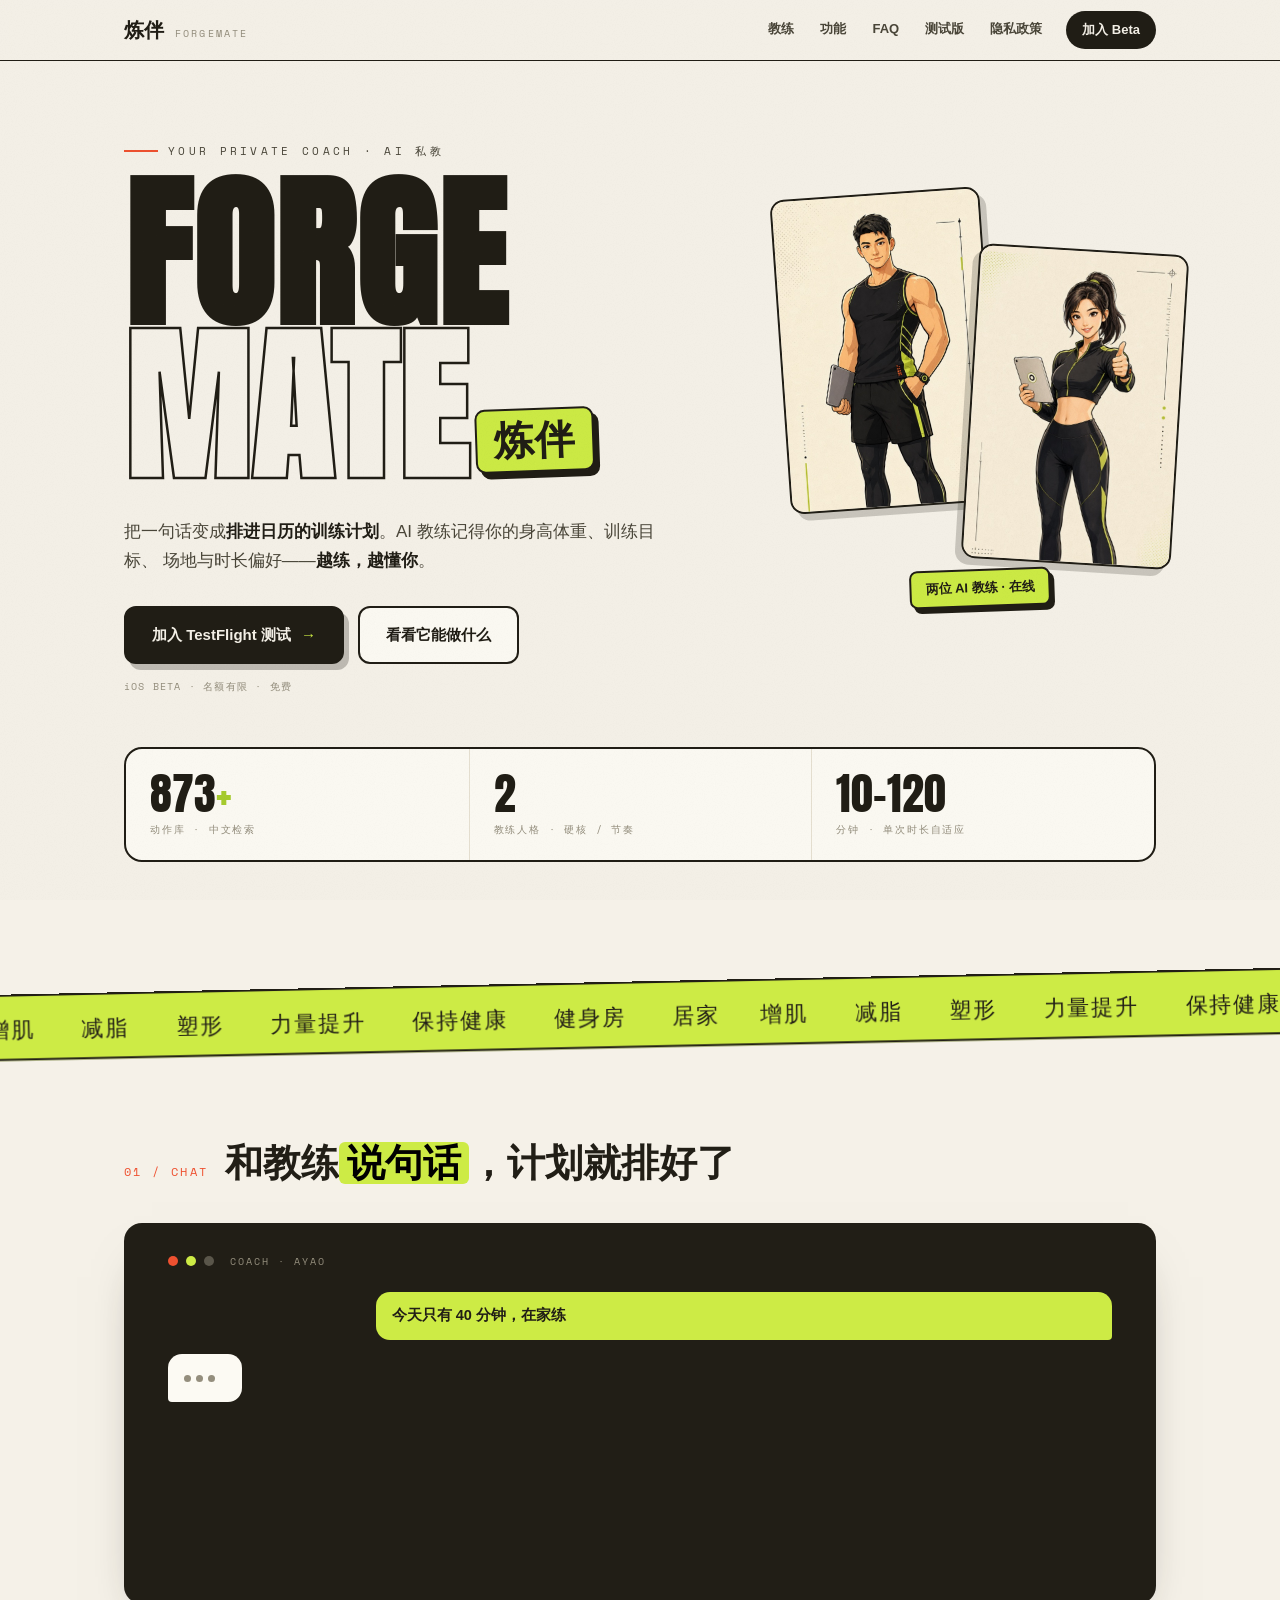
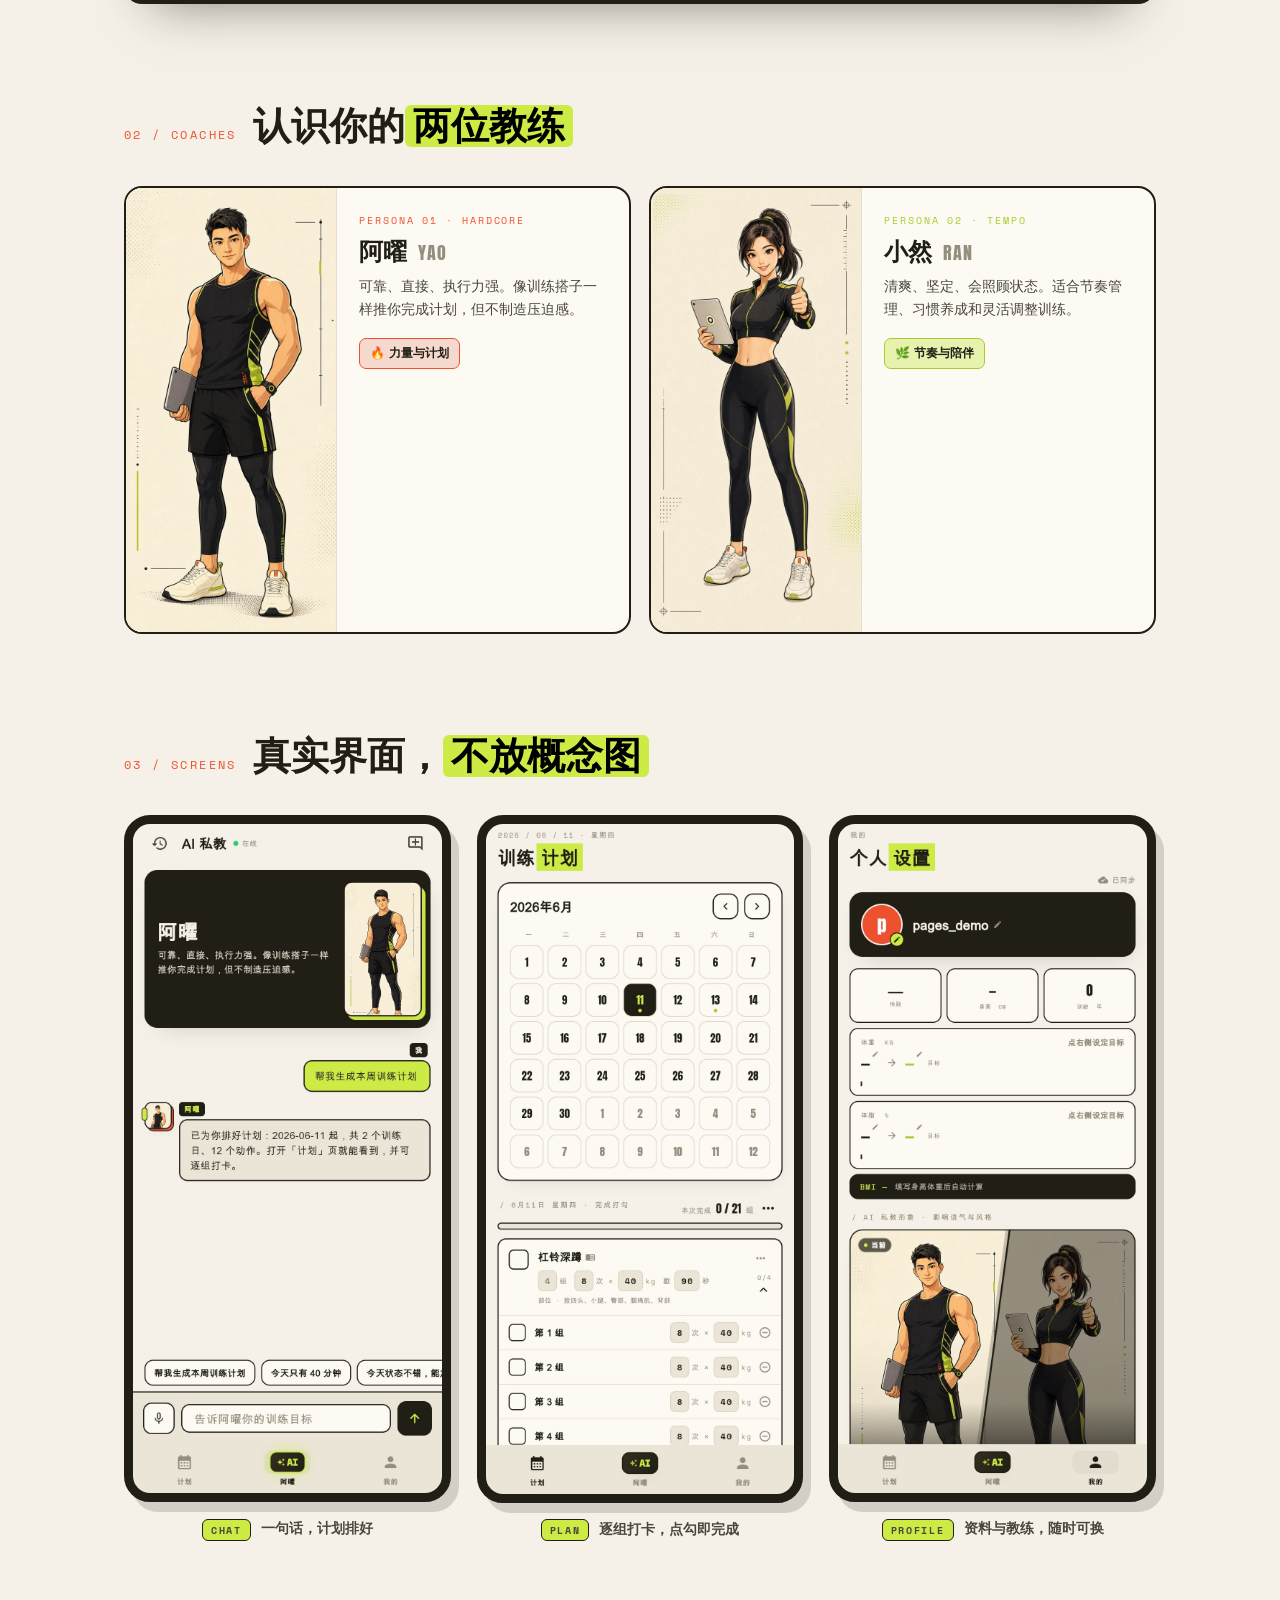
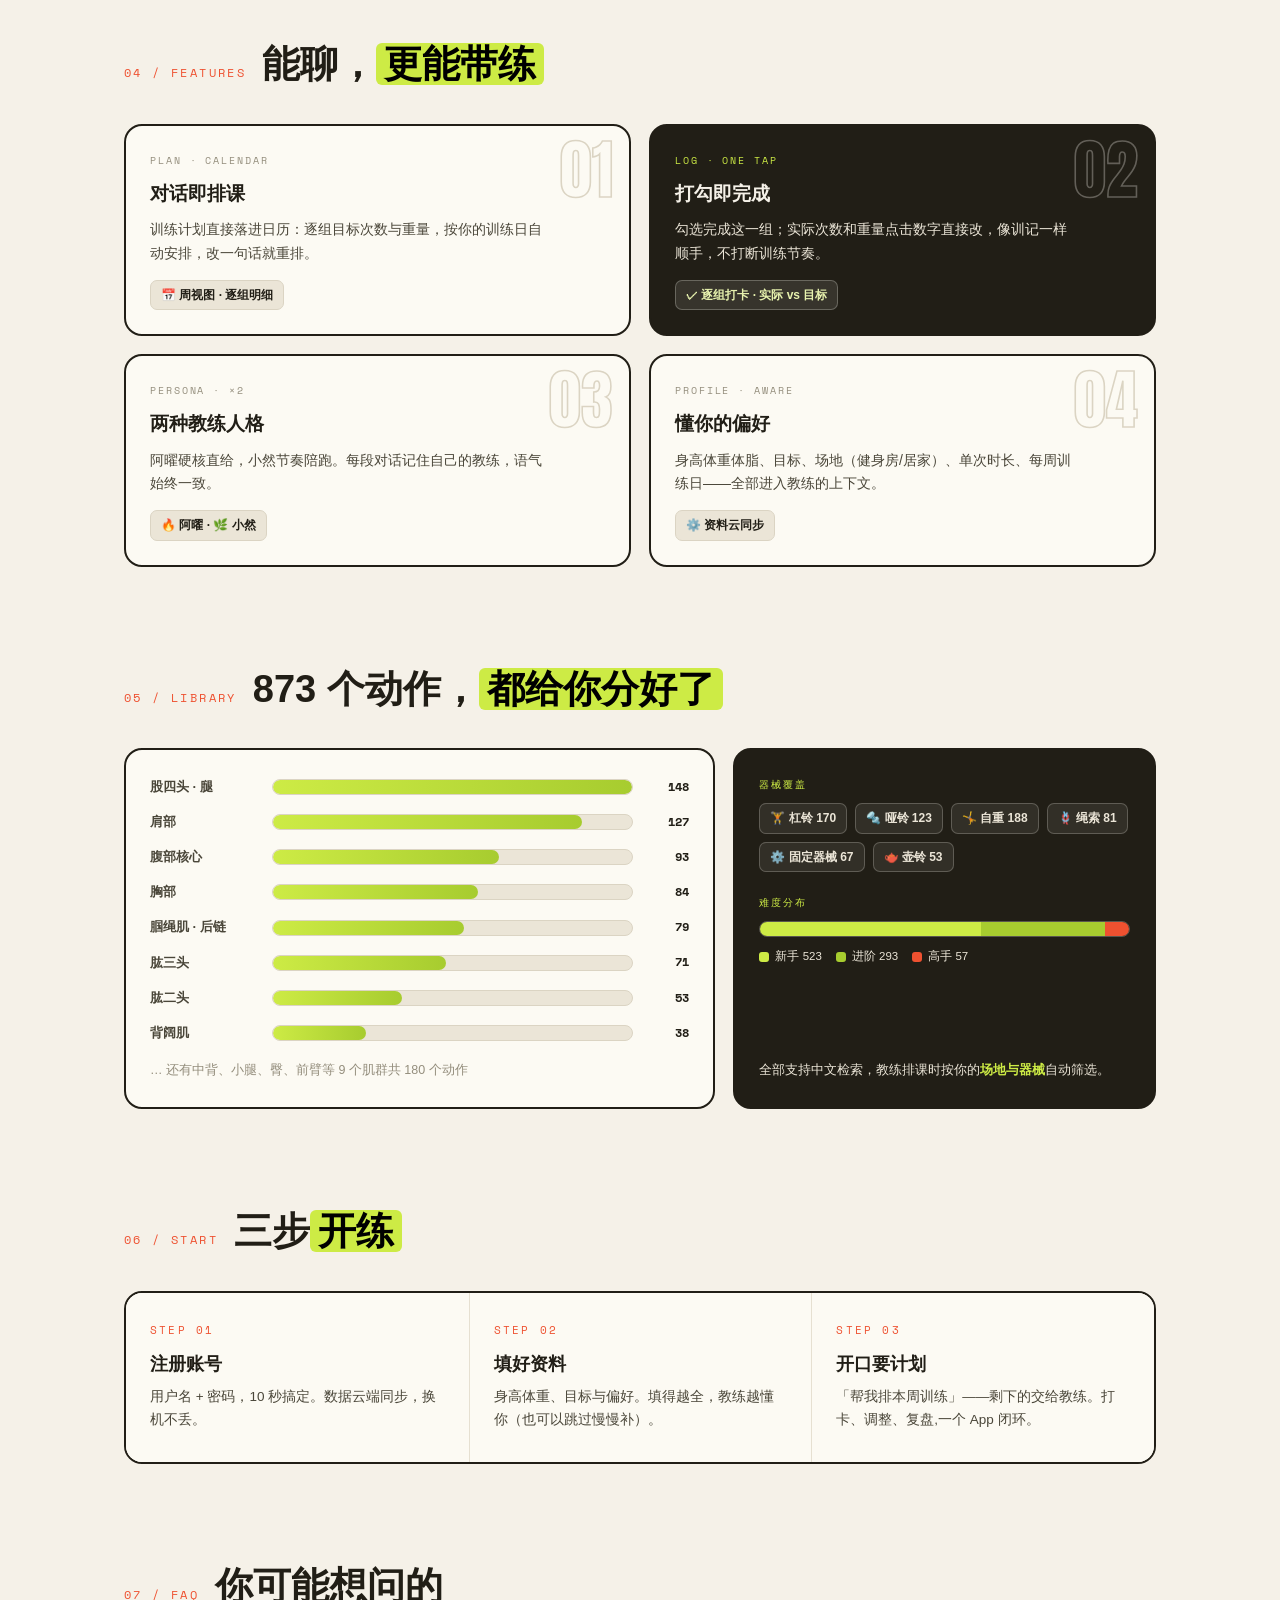
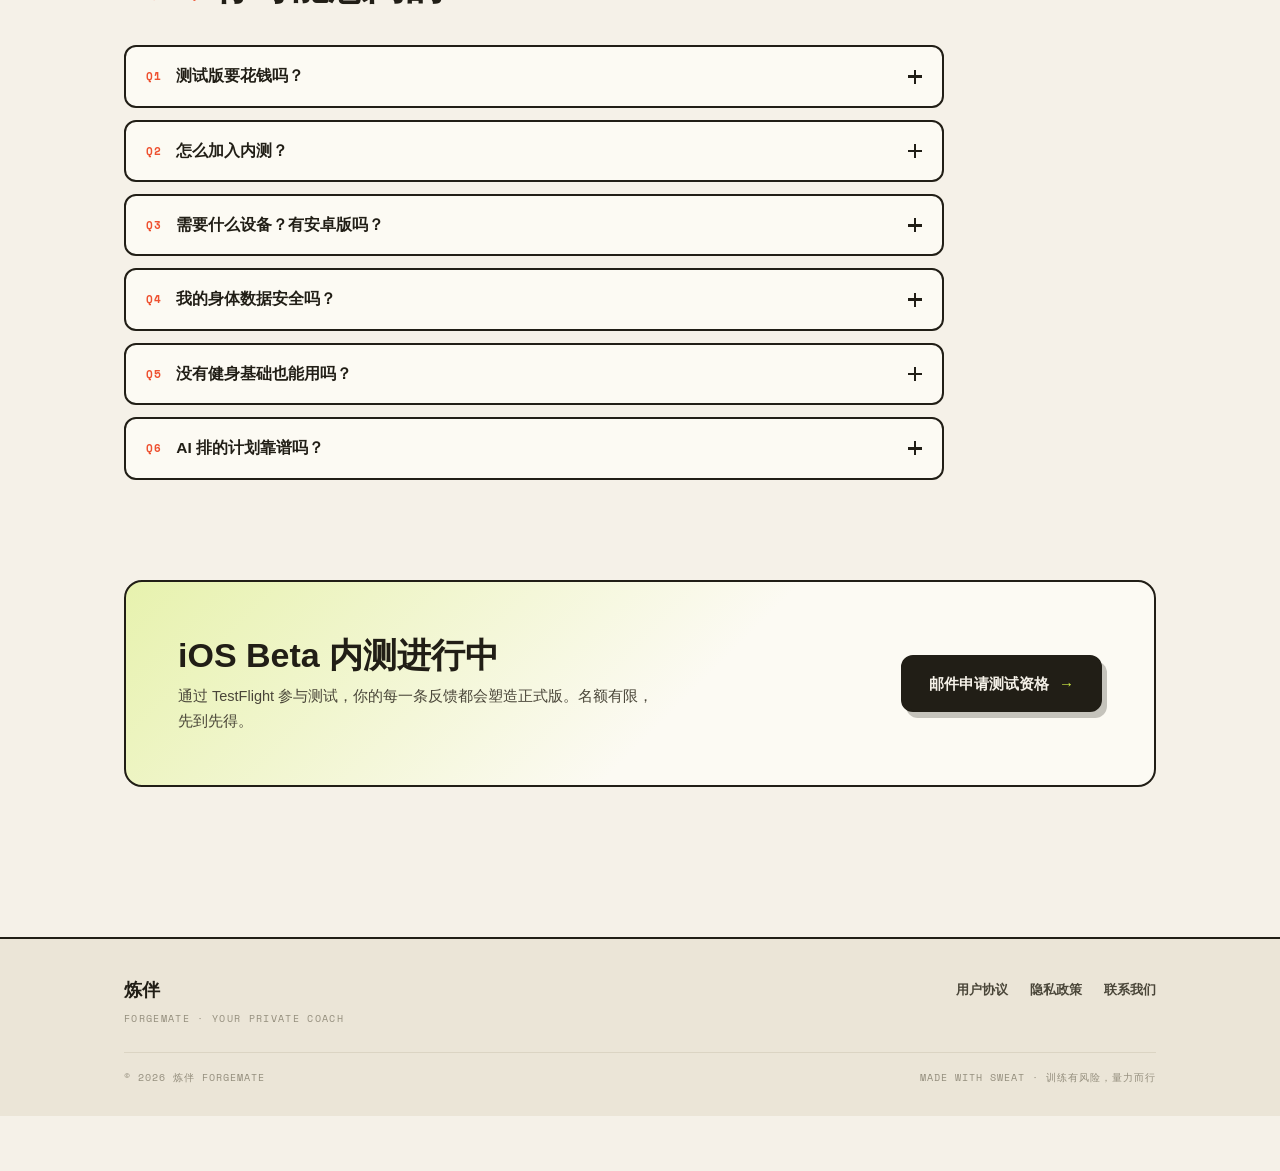
<file: index.html>
<!DOCTYPE html>
<html lang="zh-CN">
<head>
<meta charset="utf-8">
<meta name="viewport" content="width=device-width, initial-scale=1">
<title>炼伴 ForgeMate · AI 私教，懂你的训练</title>
<meta name="description" content="炼伴 ForgeMate 是一款 AI 私教 App：说一句话生成训练计划，逐组打卡，双教练人格，基于你的身体数据与训练偏好持续调整。">
<link rel="preconnect" href="https://fonts.googleapis.com">
<link rel="preconnect" href="https://fonts.gstatic.com" crossorigin>
<link href="https://fonts.googleapis.com/css2?family=Anton&family=Space+Mono:wght@400;700&display=swap" rel="stylesheet">
<link rel="stylesheet" href="assets/site.css">
<script src="assets/site.js" defer></script>
</head>
<body>

<header class="topbar">
  <div class="wrap topbar-in">
    <a class="brand" href="./">
      <b>炼伴</b><span>FORGEMATE</span>
    </a>
    <nav class="nav">
      <a href="#coaches">教练</a>
      <a href="#features">功能</a>
      <a href="#faq">FAQ</a>
      <a href="#beta">测试版</a>
      <a href="legal/privacy.html">隐私政策</a>
      <a class="cta" href="#beta">加入 Beta</a>
    </nav>
  </div>
</header>

<main>
  <!-- Hero -->
  <section class="hero">
    <div class="wrap hero-wrap">
      <div class="hero-coaches rise d2" aria-hidden="true">
        <img class="hc hc-ayao" src="assets/img/coach-ayao.jpg" alt="">
        <img class="hc hc-ran" src="assets/img/coach-xiaoran.jpg" alt="">
        <span class="hc-tag">两位 AI 教练 · 在线</span>
      </div>
      <div class="kicker rise">YOUR PRIVATE COACH · AI 私教</div>
      <h1 class="rise d1">FORGE<br><span class="hollow">MATE</span><span class="zh-mark">炼伴</span></h1>
      <p class="lead rise d2">
        把一句话变成<b>排进日历的训练计划</b>。AI 教练记得你的身高体重、训练目标、
        场地与时长偏好——<b>越练，越懂你</b>。
      </p>
      <div class="btn-row rise d3">
        <a class="btn btn-primary" href="#beta">加入 TestFlight 测试 <span class="arr">→</span></a>
        <a class="btn btn-ghost" href="#features">看看它能做什么</a>
      </div>
      <div class="hero-note rise d3">iOS BETA · 名额有限 · 免费</div>

      <div class="stats rise d4">
        <div class="stat"><div class="n"><span data-count="873">873</span><em>+</em></div><div class="l">动作库 · 中文检索</div></div>
        <div class="stat"><div class="n"><span data-count="2">2</span></div><div class="l">教练人格 · 硬核 / 节奏</div></div>
        <div class="stat"><div class="n"><span data-count="10">10</span>–<span data-count="120">120</span></div><div class="l">分钟 · 单次时长自适应</div></div>
      </div>
    </div>
  </section>

  <!-- 跑马灯 -->
  <div class="marquee" aria-hidden="true">
    <div class="marquee-track">
      <span>增肌 减脂 塑形 力量提升 保持健康 健身房 居家</span>
      <span>增肌 减脂 塑形 力量提升 保持健康 健身房 居家</span>
    </div>
  </div>

  <!-- 对话演示 -->
  <section class="sec" id="demo">
    <div class="wrap">
      <div class="sec-head" data-reveal>
        <span class="idx">01 / CHAT</span>
        <h2>和教练<mark>说句话</mark>，计划就排好了</h2>
      </div>
      <div class="chat-demo" data-reveal>
        <div class="bar"><i></i><i></i><i></i><b>COACH · AYAO</b></div>
        <div class="bubble user">今天只有 40 分钟，在家练</div>
        <div class="bubble coach">
          <span class="who">阿曜 · AI COACH</span>
          收到。按你的减脂目标排了 40 分钟居家循环：深蹲 4×15、俯卧撑 4×12、
          平板支撑 3×60s……组间歇 45 秒，强度适中。
          <span class="act">✓ 已写入今日计划 · 6 个动作</span>
        </div>
        <div class="bubble user">膝盖有点不舒服</div>
        <div class="bubble coach">
          <span class="who">阿曜 · AI COACH</span>
          那把深蹲换成臀桥，避开膝关节冲击。练完记得拉伸，今天别上跳跃类动作。
          <span class="act">✓ 计划已调整</span>
        </div>
      </div>
    </div>
  </section>

  <!-- 教练 -->
  <section class="sec" id="coaches">
    <div class="wrap">
      <div class="sec-head" data-reveal>
        <span class="idx">02 / COACHES</span>
        <h2>认识你的<mark>两位教练</mark></h2>
      </div>
      <div class="coach-grid">
        <article class="coach-card ayao" data-reveal="left">
          <figure class="coach-fig">
            <img src="assets/img/coach-ayao.jpg" alt="AI 教练阿曜的形象插画：手持平板的健硕男教练" loading="lazy">
          </figure>
          <div class="coach-info">
            <div class="coach-tag">PERSONA 01 · HARDCORE</div>
            <h3>阿曜 <span class="en">YAO</span></h3>
            <p>可靠、直接、执行力强。像训练搭子一样推你完成计划，但不制造压迫感。</p>
            <span class="coach-chip">🔥 力量与计划</span>
          </div>
        </article>
        <article class="coach-card ran" data-reveal="right">
          <figure class="coach-fig">
            <img src="assets/img/coach-xiaoran.jpg" alt="AI 教练小然的形象插画：手持平板、竖起大拇指的女教练" loading="lazy">
          </figure>
          <div class="coach-info">
            <div class="coach-tag">PERSONA 02 · TEMPO</div>
            <h3>小然 <span class="en">RAN</span></h3>
            <p>清爽、坚定、会照顾状态。适合节奏管理、习惯养成和灵活调整训练。</p>
            <span class="coach-chip">🌿 节奏与陪伴</span>
          </div>
        </article>
      </div>
    </div>
  </section>

  <!-- 真实界面 -->
  <section class="sec" id="screens">
    <div class="wrap">
      <div class="sec-head" data-reveal>
        <span class="idx">03 / SCREENS</span>
        <h2>真实界面，<mark>不放概念图</mark></h2>
      </div>
      <div class="shot-grid" data-stagger>
        <figure class="phone" data-reveal>
          <img src="assets/img/app-chat.jpg" alt="App 聊天页截图：向阿曜要本周计划，AI 回复已排好 2 个训练日、12 个动作" loading="lazy">
          <figcaption><span class="ptag">CHAT</span>一句话，计划排好</figcaption>
        </figure>
        <figure class="phone mid" data-reveal>
          <img src="assets/img/app-plan.jpg" alt="App 计划页截图：日历视图与杠铃深蹲逐组打卡，目标 8 次 × 40kg" loading="lazy">
          <figcaption><span class="ptag">PLAN</span>逐组打卡，点勾即完成</figcaption>
        </figure>
        <figure class="phone" data-reveal>
          <img src="assets/img/app-profile.jpg" alt="App 个人设置页截图：身体数据、BMI 自动计算与双教练形象选择" loading="lazy">
          <figcaption><span class="ptag">PROFILE</span>资料与教练，随时可换</figcaption>
        </figure>
      </div>
    </div>
  </section>

  <!-- 功能 -->
  <section class="sec" id="features">
    <div class="wrap">
      <div class="sec-head" data-reveal>
        <span class="idx">04 / FEATURES</span>
        <h2>能聊，<mark>更能带练</mark></h2>
      </div>
      <div class="feat-grid" data-stagger>
        <article class="feat" data-reveal>
          <div class="no">01</div>
          <div class="tag">PLAN · CALENDAR</div>
          <h3>对话即排课</h3>
          <p>训练计划直接落进日历：逐组目标次数与重量，按你的训练日自动安排，改一句话就重排。</p>
          <span class="chip">📅 周视图 · 逐组明细</span>
        </article>
        <article class="feat accent" data-reveal>
          <div class="no">02</div>
          <div class="tag">LOG · ONE TAP</div>
          <h3>打勾即完成</h3>
          <p>勾选完成这一组；实际次数和重量点击数字直接改，像训记一样顺手，不打断训练节奏。</p>
          <span class="chip">✓ 逐组打卡 · 实际 vs 目标</span>
        </article>
        <article class="feat" data-reveal>
          <div class="no">03</div>
          <div class="tag">PERSONA · ×2</div>
          <h3>两种教练人格</h3>
          <p>阿曜硬核直给，小然节奏陪跑。每段对话记住自己的教练，语气始终一致。</p>
          <span class="chip">🔥 阿曜 · 🌿 小然</span>
        </article>
        <article class="feat" data-reveal>
          <div class="no">04</div>
          <div class="tag">PROFILE · AWARE</div>
          <h3>懂你的偏好</h3>
          <p>身高体重体脂、目标、场地（健身房/居家）、单次时长、每周训练日——全部进入教练的上下文。</p>
          <span class="chip">⚙️ 资料云同步</span>
        </article>
      </div>
    </div>
  </section>

  <!-- 动作库 -->
  <section class="sec" id="library">
    <div class="wrap">
      <div class="sec-head" data-reveal>
        <span class="idx">05 / LIBRARY</span>
        <h2>873 个动作，<mark>都给你分好了</mark></h2>
      </div>
      <div class="lib-grid">
        <div class="lib-bars" data-stagger>
          <div class="lib-bar" data-reveal><span class="m">股四头 · 腿</span><i><b style="--w:100%"></b></i><span class="c">148</span></div>
          <div class="lib-bar" data-reveal><span class="m">肩部</span><i><b style="--w:86%"></b></i><span class="c">127</span></div>
          <div class="lib-bar" data-reveal><span class="m">腹部核心</span><i><b style="--w:63%"></b></i><span class="c">93</span></div>
          <div class="lib-bar" data-reveal><span class="m">胸部</span><i><b style="--w:57%"></b></i><span class="c">84</span></div>
          <div class="lib-bar" data-reveal><span class="m">腘绳肌 · 后链</span><i><b style="--w:53%"></b></i><span class="c">79</span></div>
          <div class="lib-bar" data-reveal><span class="m">肱三头</span><i><b style="--w:48%"></b></i><span class="c">71</span></div>
          <div class="lib-bar" data-reveal><span class="m">肱二头</span><i><b style="--w:36%"></b></i><span class="c">53</span></div>
          <div class="lib-bar" data-reveal><span class="m">背阔肌</span><i><b style="--w:26%"></b></i><span class="c">38</span></div>
          <p class="lib-note" data-reveal>… 还有中背、小腿、臀、前臂等 9 个肌群共 180 个动作</p>
        </div>
        <aside class="lib-side" data-reveal="right">
          <div class="lib-block">
            <div class="lib-label">器械覆盖</div>
            <div class="lib-chips">
              <span class="chip">🏋️ 杠铃 170</span><span class="chip">🔩 哑铃 123</span><span class="chip">🤸 自重 188</span><span class="chip">🪢 绳索 81</span><span class="chip">⚙️ 固定器械 67</span><span class="chip">🫖 壶铃 53</span>
            </div>
          </div>
          <div class="lib-block">
            <div class="lib-label">难度分布</div>
            <div class="lib-level">
              <i class="l1" style="flex:523" title="新手 523"></i><i class="l2" style="flex:293" title="进阶 293"></i><i class="l3" style="flex:57" title="高手 57"></i>
            </div>
            <div class="lib-legend">
              <span><i class="l1"></i>新手 523</span>
              <span><i class="l2"></i>进阶 293</span>
              <span><i class="l3"></i>高手 57</span>
            </div>
          </div>
          <p class="lib-tip">全部支持中文检索，教练排课时按你的<b>场地与器械</b>自动筛选。</p>
        </aside>
      </div>
    </div>
  </section>

  <!-- 三步走 -->
  <section class="sec" id="how">
    <div class="wrap">
      <div class="sec-head" data-reveal>
        <span class="idx">06 / START</span>
        <h2>三步<mark>开练</mark></h2>
      </div>
      <div class="steps" data-stagger>
        <div class="step" data-reveal>
          <div class="sno">STEP 01</div>
          <h3>注册账号</h3>
          <p>用户名 + 密码，10 秒搞定。数据云端同步，换机不丢。</p>
        </div>
        <div class="step" data-reveal>
          <div class="sno">STEP 02</div>
          <h3>填好资料</h3>
          <p>身高体重、目标与偏好。填得越全，教练越懂你（也可以跳过慢慢补）。</p>
        </div>
        <div class="step" data-reveal>
          <div class="sno">STEP 03</div>
          <h3>开口要计划</h3>
          <p>「帮我排本周训练」——剩下的交给教练。打卡、调整、复盘,一个 App 闭环。</p>
        </div>
      </div>
    </div>
  </section>

  <!-- FAQ -->
  <section class="sec" id="faq">
    <div class="wrap">
      <div class="sec-head" data-reveal>
        <span class="idx">07 / FAQ</span>
        <h2>你可能想问的</h2>
      </div>
      <div class="faq-list" data-stagger>
        <details class="faq-item" data-reveal>
          <summary><span class="q">Q1</span>测试版要花钱吗？<i class="plus"></i></summary>
          <div class="a">TestFlight 内测阶段完全免费。正式版的定价还在规划中，参与内测的用户会优先拿到福利。</div>
        </details>
        <details class="faq-item" data-reveal>
          <summary><span class="q">Q2</span>怎么加入内测？<i class="plus"></i></summary>
          <div class="a">点击页面上的「邮件申请测试资格」，告诉我们你的 Apple ID 邮箱，我们会发出 TestFlight 邀请链接，点开安装即可。</div>
        </details>
        <details class="faq-item" data-reveal>
          <summary><span class="q">Q3</span>需要什么设备？有安卓版吗？<i class="plus"></i></summary>
          <div class="a">内测期先支持 iPhone（通过 TestFlight 安装）。安卓版本在路线图上，上线后会第一时间通知内测用户。</div>
        </details>
        <details class="faq-item" data-reveal>
          <summary><span class="q">Q4</span>我的身体数据安全吗？<i class="plus"></i></summary>
          <div class="a">身高体重等资料仅用于生成你的训练建议，云端同步、不对外共享。详见<a href="legal/privacy.html">隐私政策</a>。</div>
        </details>
        <details class="faq-item" data-reveal>
          <summary><span class="q">Q5</span>没有健身基础也能用吗？<i class="plus"></i></summary>
          <div class="a">可以。告诉教练你是新手，计划会从低强度、低门槛的动作开始，循序渐进。动作库里超过一半的动作是新手友好的。</div>
        </details>
        <details class="faq-item" data-reveal>
          <summary><span class="q">Q6</span>AI 排的计划靠谱吗？<i class="plus"></i></summary>
          <div class="a">计划基于你的身体数据、目标与器械条件生成，任何一处不合适都可以一句话调整。训练有风险，身体不适请及时停止并咨询专业人士。</div>
        </details>
      </div>
    </div>
  </section>

  <!-- Beta -->
  <section class="sec" id="beta">
    <div class="wrap">
      <div class="beta" data-reveal>
        <div>
          <h2>iOS Beta 内测进行中</h2>
          <p>通过 TestFlight 参与测试，你的每一条反馈都会塑造正式版。名额有限，先到先得。</p>
        </div>
        <div class="btn-row">
          <a class="btn btn-primary" href="mailto:mc19990606@outlook.com?subject=%E7%82%BC%E4%BC%B4%20Beta%20%E7%94%B3%E8%AF%B7">邮件申请测试资格 <span class="arr">→</span></a>
        </div>
      </div>
    </div>
  </section>
</main>

<footer>
  <div class="wrap">
    <div class="foot">
      <div class="fbrand">
        <b>炼伴</b>
        <span class="mono">FORGEMATE · YOUR PRIVATE COACH</span>
      </div>
      <ul>
        <li><a href="legal/terms.html">用户协议</a></li>
        <li><a href="legal/privacy.html">隐私政策</a></li>
        <li><a href="mailto:mc19990606@outlook.com">联系我们</a></li>
      </ul>
    </div>
    <div class="legalline">
      <span>© 2026 炼伴 FORGEMATE</span>
      <!-- 上架前补充：运营主体 · ICP 备案号 -->
      <span>MADE WITH SWEAT · 训练有风险，量力而行</span>
    </div>
  </div>
</footer>

</body>
</html>
</file>
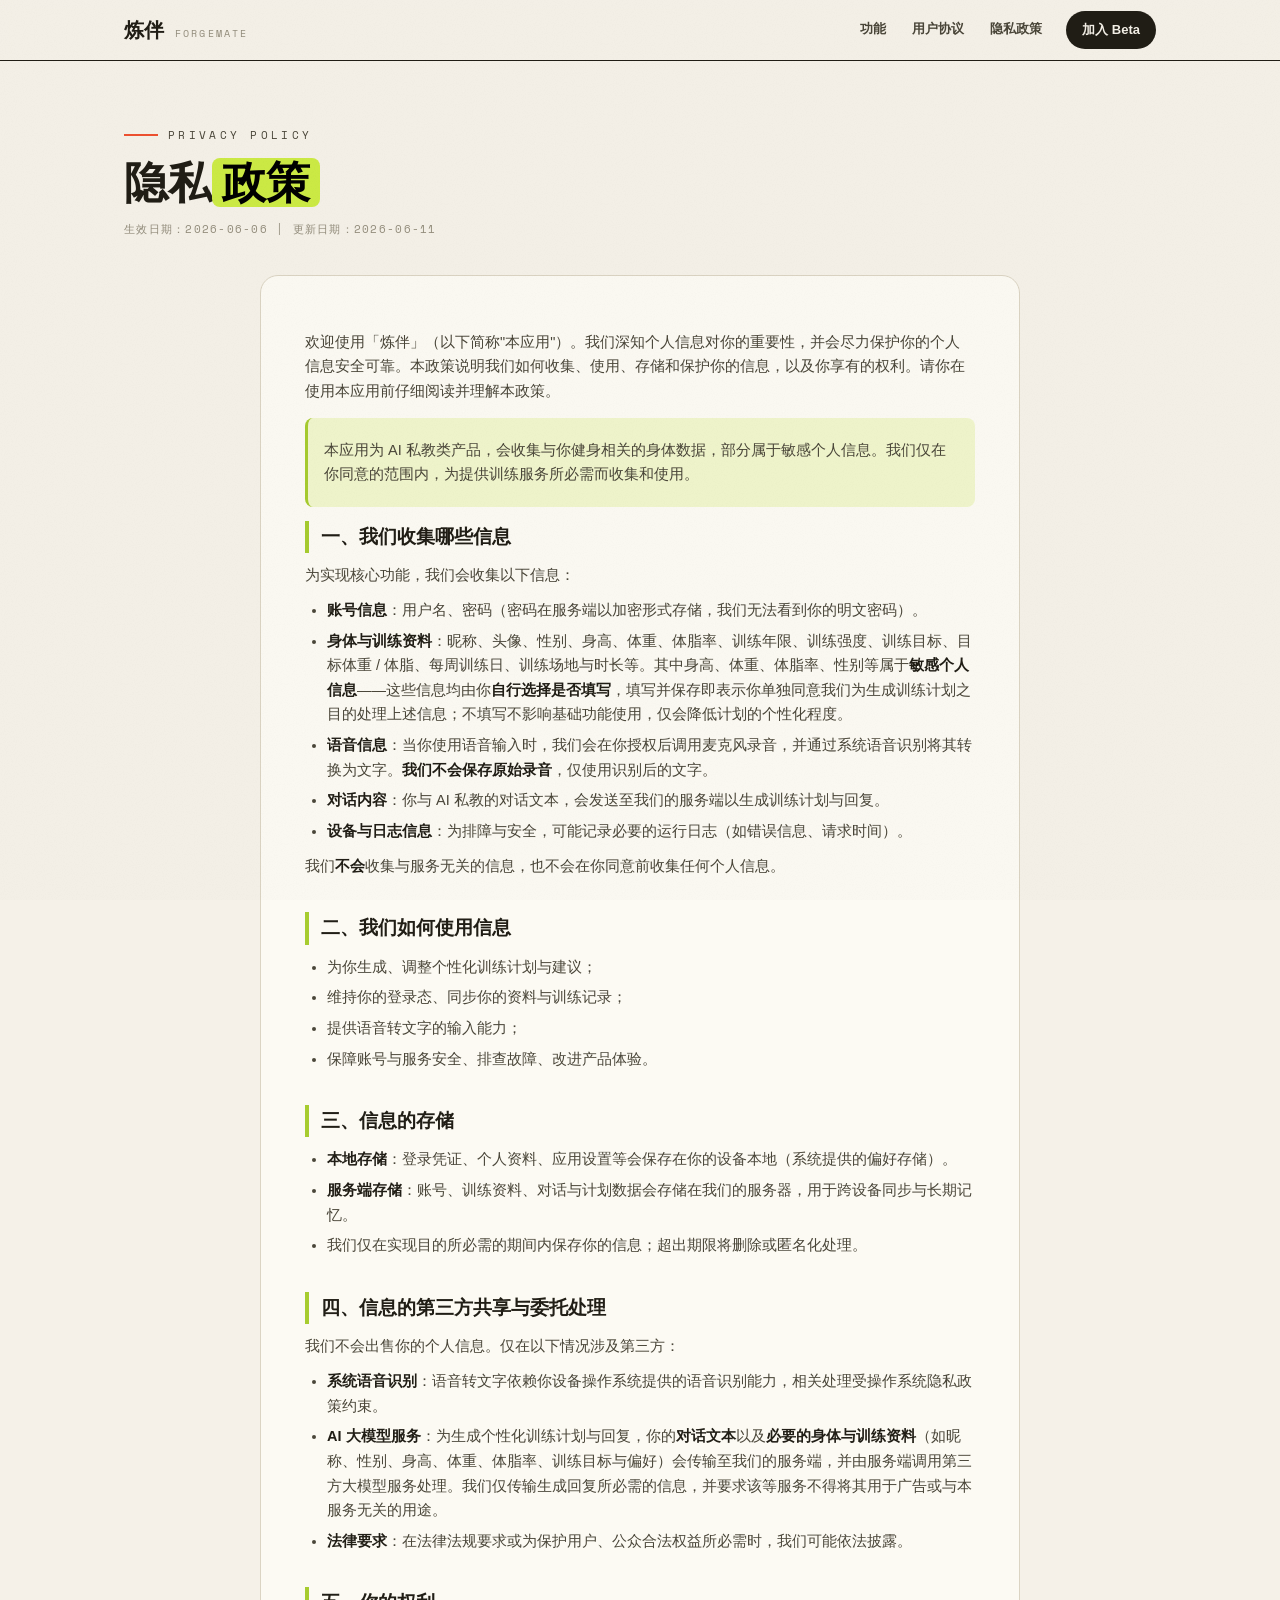
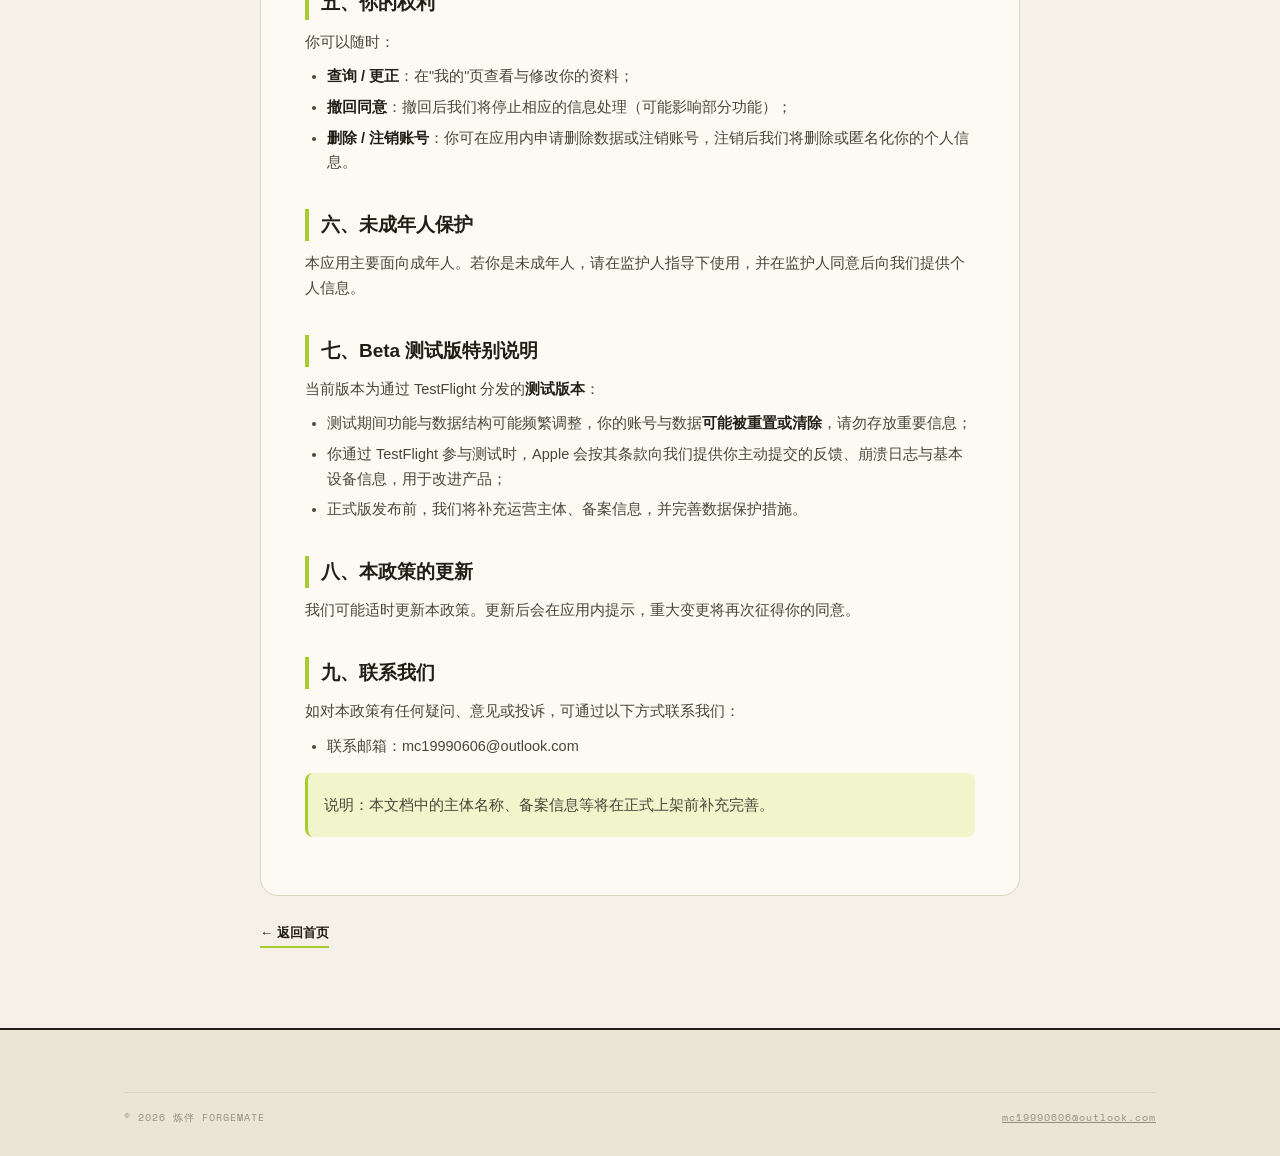
<file: legal/privacy.html>
<!DOCTYPE html>
<html lang="zh-CN">
<head>
<meta charset="utf-8">
<meta name="viewport" content="width=device-width, initial-scale=1">
<title>隐私政策 · 炼伴 ForgeMate</title>
<link rel="preconnect" href="https://fonts.googleapis.com">
<link rel="preconnect" href="https://fonts.gstatic.com" crossorigin>
<link href="https://fonts.googleapis.com/css2?family=Anton&family=Space+Mono:wght@400;700&display=swap" rel="stylesheet">
<link rel="stylesheet" href="../assets/site.css">
</head>
<body>

<header class="topbar">
  <div class="wrap topbar-in">
    <a class="brand" href="../">
      <b>炼伴</b><span>FORGEMATE</span>
    </a>
    <nav class="nav">
      <a href="../#features">功能</a>
      <a href="terms.html">用户协议</a>
      <a href="privacy.html">隐私政策</a>
      <a class="cta" href="../#beta">加入 Beta</a>
    </nav>
  </div>
</header>

<main>
  <section class="doc-hero">
    <div class="wrap">
      <div class="kicker">PRIVACY POLICY</div>
      <h1 style="margin-top:14px">隐私<mark>政策</mark></h1>
      <div class="doc-meta">生效日期：2026-06-06 | 更新日期：2026-06-11</div>
    </div>
  </section>
  <div class="wrap">
    <article class="doc">
<h1>隐私政策</h1>
<p>欢迎使用「炼伴」（以下简称"本应用"）。我们深知个人信息对你的重要性，并会尽力保护你的个人信息安全可靠。本政策说明我们如何收集、使用、存储和保护你的信息，以及你享有的权利。请你在使用本应用前仔细阅读并理解本政策。</p>
<blockquote>
<p>本应用为 AI 私教类产品，会收集与你健身相关的身体数据，部分属于敏感个人信息。我们仅在你同意的范围内，为提供训练服务所必需而收集和使用。</p>
</blockquote>
<h2>一、我们收集哪些信息</h2>
<p>为实现核心功能，我们会收集以下信息：</p>
<ul>
<li><strong>账号信息</strong>：用户名、密码（密码在服务端以加密形式存储，我们无法看到你的明文密码）。</li>
<li><strong>身体与训练资料</strong>：昵称、头像、性别、身高、体重、体脂率、训练年限、训练强度、训练目标、目标体重 / 体脂、每周训练日、训练场地与时长等。其中身高、体重、体脂率、性别等属于<strong>敏感个人信息</strong>——这些信息均由你<strong>自行选择是否填写</strong>，填写并保存即表示你单独同意我们为生成训练计划之目的处理上述信息；不填写不影响基础功能使用，仅会降低计划的个性化程度。</li>
<li><strong>语音信息</strong>：当你使用语音输入时，我们会在你授权后调用麦克风录音，并通过系统语音识别将其转换为文字。<strong>我们不会保存原始录音</strong>，仅使用识别后的文字。</li>
<li><strong>对话内容</strong>：你与 AI 私教的对话文本，会发送至我们的服务端以生成训练计划与回复。</li>
<li><strong>设备与日志信息</strong>：为排障与安全，可能记录必要的运行日志（如错误信息、请求时间）。</li>
</ul>
<p>我们<strong>不会</strong>收集与服务无关的信息，也不会在你同意前收集任何个人信息。</p>
<h2>二、我们如何使用信息</h2>
<ul>
<li>为你生成、调整个性化训练计划与建议；</li>
<li>维持你的登录态、同步你的资料与训练记录；</li>
<li>提供语音转文字的输入能力；</li>
<li>保障账号与服务安全、排查故障、改进产品体验。</li>
</ul>
<h2>三、信息的存储</h2>
<ul>
<li><strong>本地存储</strong>：登录凭证、个人资料、应用设置等会保存在你的设备本地（系统提供的偏好存储）。</li>
<li><strong>服务端存储</strong>：账号、训练资料、对话与计划数据会存储在我们的服务器，用于跨设备同步与长期记忆。</li>
<li>我们仅在实现目的所必需的期间内保存你的信息；超出期限将删除或匿名化处理。</li>
</ul>
<h2>四、信息的第三方共享与委托处理</h2>
<p>我们不会出售你的个人信息。仅在以下情况涉及第三方：</p>
<ul>
<li><strong>系统语音识别</strong>：语音转文字依赖你设备操作系统提供的语音识别能力，相关处理受操作系统隐私政策约束。</li>
<li><strong>AI 大模型服务</strong>：为生成个性化训练计划与回复，你的<strong>对话文本</strong>以及<strong>必要的身体与训练资料</strong>（如昵称、性别、身高、体重、体脂率、训练目标与偏好）会传输至我们的服务端，并由服务端调用第三方大模型服务处理。我们仅传输生成回复所必需的信息，并要求该等服务不得将其用于广告或与本服务无关的用途。</li>
<li><strong>法律要求</strong>：在法律法规要求或为保护用户、公众合法权益所必需时，我们可能依法披露。</li>
</ul>
<h2>五、你的权利</h2>
<p>你可以随时：</p>
<ul>
<li><strong>查询 / 更正</strong>：在"我的"页查看与修改你的资料；</li>
<li><strong>撤回同意</strong>：撤回后我们将停止相应的信息处理（可能影响部分功能）；</li>
<li><strong>删除 / 注销账号</strong>：你可在应用内申请删除数据或注销账号，注销后我们将删除或匿名化你的个人信息。</li>
</ul>
<h2>六、未成年人保护</h2>
<p>本应用主要面向成年人。若你是未成年人，请在监护人指导下使用，并在监护人同意后向我们提供个人信息。</p>
<h2>七、Beta 测试版特别说明</h2>
<p>当前版本为通过 TestFlight 分发的<strong>测试版本</strong>：</p>
<ul>
<li>测试期间功能与数据结构可能频繁调整，你的账号与数据<strong>可能被重置或清除</strong>，请勿存放重要信息；</li>
<li>你通过 TestFlight 参与测试时，Apple 会按其条款向我们提供你主动提交的反馈、崩溃日志与基本设备信息，用于改进产品；</li>
<li>正式版发布前，我们将补充运营主体、备案信息，并完善数据保护措施。</li>
</ul>
<h2>八、本政策的更新</h2>
<p>我们可能适时更新本政策。更新后会在应用内提示，重大变更将再次征得你的同意。</p>
<h2>九、联系我们</h2>
<p>如对本政策有任何疑问、意见或投诉，可通过以下方式联系我们：</p>
<ul>
<li>联系邮箱：mc19990606@outlook.com</li>
</ul>
<blockquote>
<p>说明：本文档中的主体名称、备案信息等将在正式上架前补充完善。</p>
</blockquote>
    </article>
    <div style="max-width:760px;margin:0 auto;">
      <a class="doc-back" href="../">← 返回首页</a>
    </div>
  </div>
</main>

<footer>
  <div class="wrap">
    <div class="legalline">
      <span>© 2026 炼伴 FORGEMATE</span>
      <span><a href="mailto:mc19990606@outlook.com" style="color:inherit">mc19990606@outlook.com</a></span>
    </div>
  </div>
</footer>

</body>
</html>
</file>
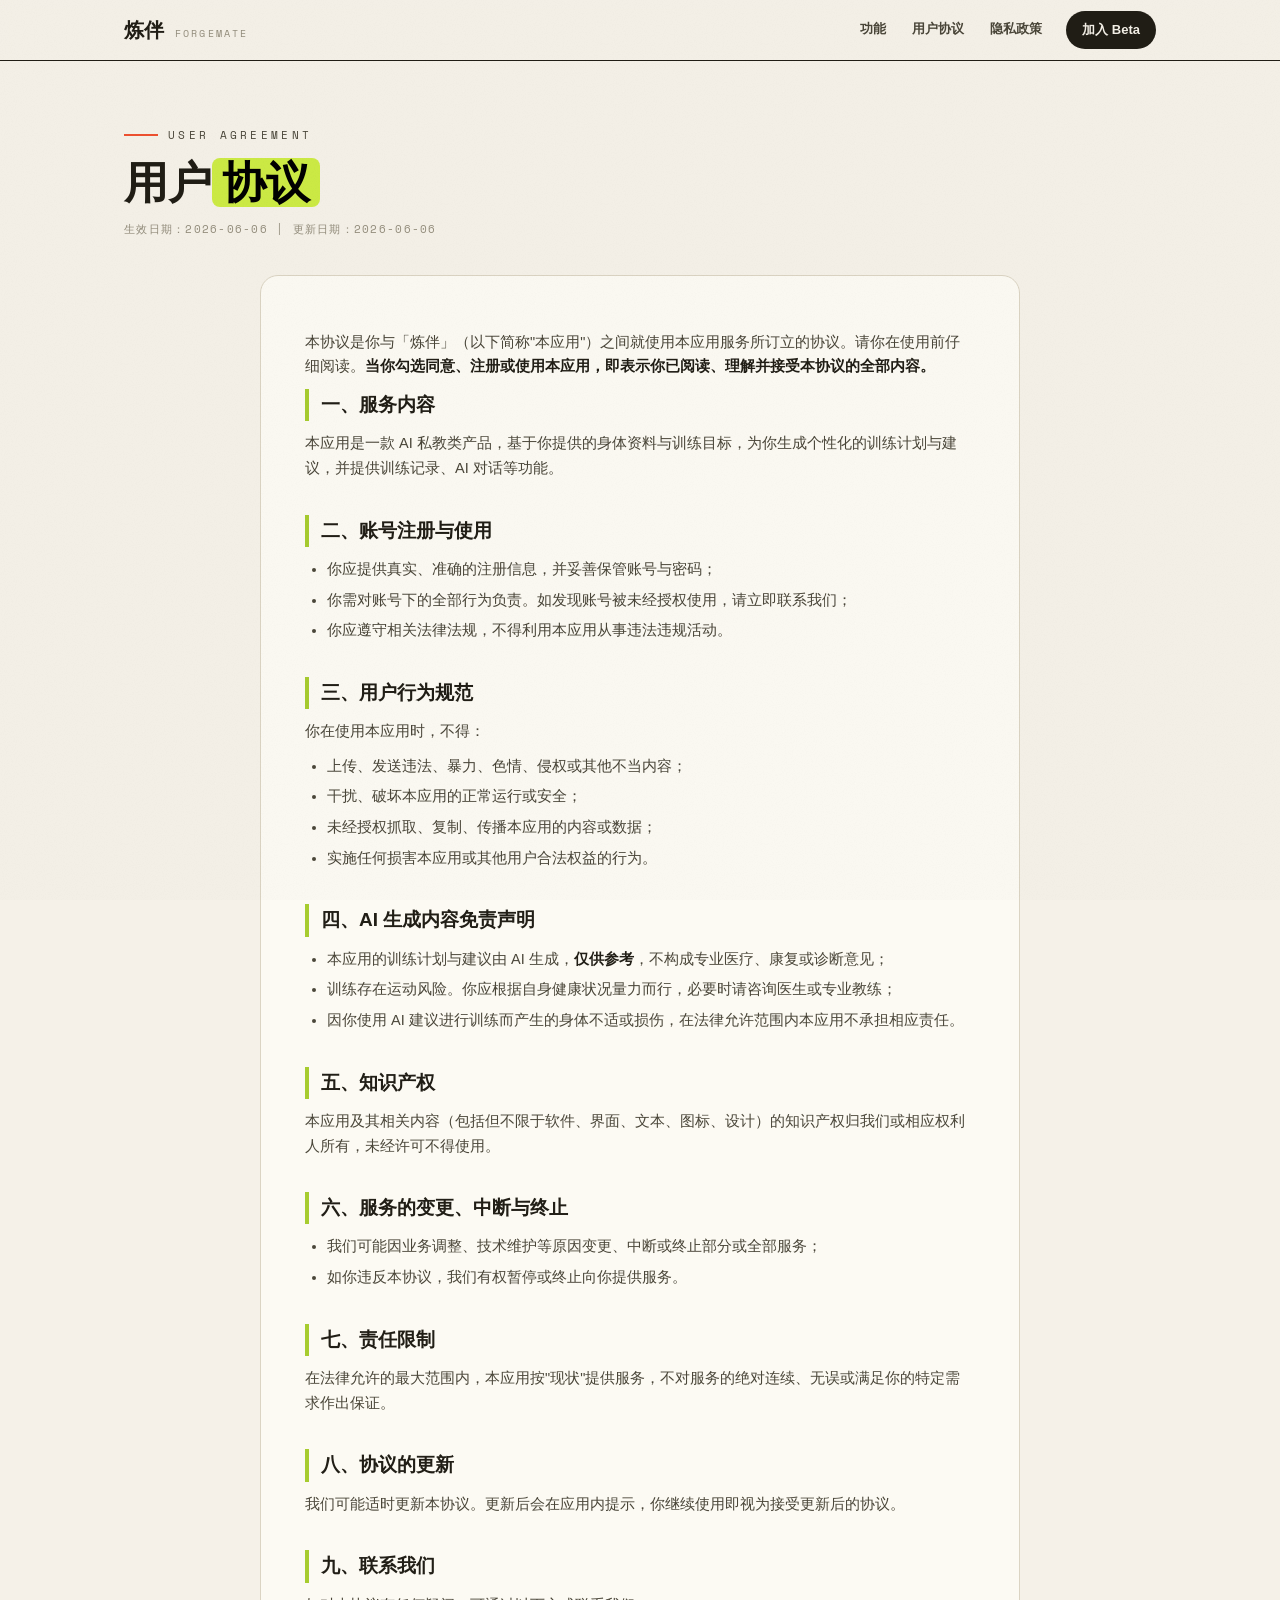
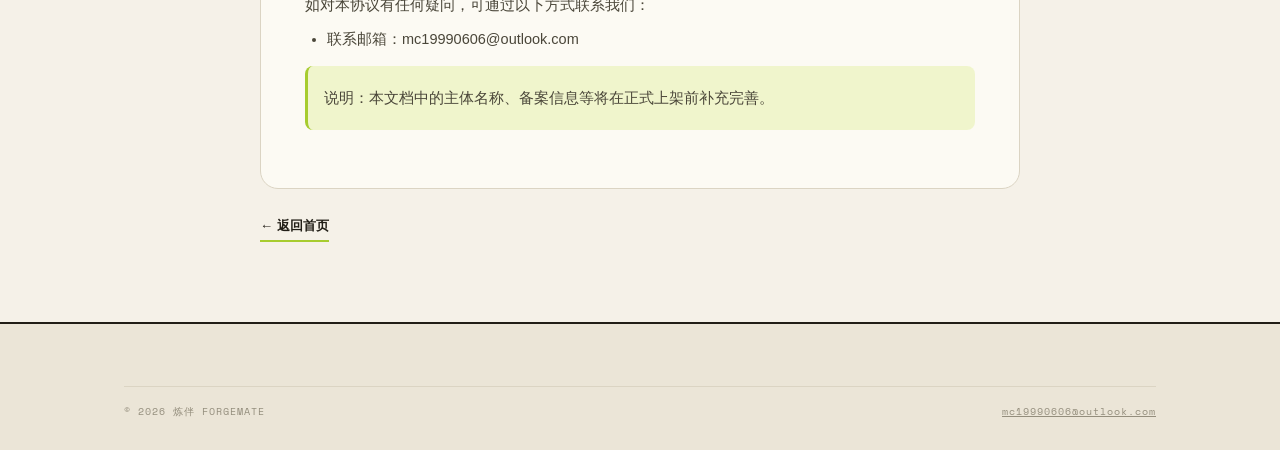
<file: legal/terms.html>
<!DOCTYPE html>
<html lang="zh-CN">
<head>
<meta charset="utf-8">
<meta name="viewport" content="width=device-width, initial-scale=1">
<title>用户协议 · 炼伴 ForgeMate</title>
<link rel="preconnect" href="https://fonts.googleapis.com">
<link rel="preconnect" href="https://fonts.gstatic.com" crossorigin>
<link href="https://fonts.googleapis.com/css2?family=Anton&family=Space+Mono:wght@400;700&display=swap" rel="stylesheet">
<link rel="stylesheet" href="../assets/site.css">
</head>
<body>

<header class="topbar">
  <div class="wrap topbar-in">
    <a class="brand" href="../">
      <b>炼伴</b><span>FORGEMATE</span>
    </a>
    <nav class="nav">
      <a href="../#features">功能</a>
      <a href="terms.html">用户协议</a>
      <a href="privacy.html">隐私政策</a>
      <a class="cta" href="../#beta">加入 Beta</a>
    </nav>
  </div>
</header>

<main>
  <section class="doc-hero">
    <div class="wrap">
      <div class="kicker">USER AGREEMENT</div>
      <h1 style="margin-top:14px">用户<mark>协议</mark></h1>
      <div class="doc-meta">生效日期：2026-06-06 | 更新日期：2026-06-06</div>
    </div>
  </section>
  <div class="wrap">
    <article class="doc">
<h1>用户协议</h1>
<p>本协议是你与「炼伴」（以下简称"本应用"）之间就使用本应用服务所订立的协议。请你在使用前仔细阅读。<strong>当你勾选同意、注册或使用本应用，即表示你已阅读、理解并接受本协议的全部内容。</strong></p>
<h2>一、服务内容</h2>
<p>本应用是一款 AI 私教类产品，基于你提供的身体资料与训练目标，为你生成个性化的训练计划与建议，并提供训练记录、AI 对话等功能。</p>
<h2>二、账号注册与使用</h2>
<ul>
<li>你应提供真实、准确的注册信息，并妥善保管账号与密码；</li>
<li>你需对账号下的全部行为负责。如发现账号被未经授权使用，请立即联系我们；</li>
<li>你应遵守相关法律法规，不得利用本应用从事违法违规活动。</li>
</ul>
<h2>三、用户行为规范</h2>
<p>你在使用本应用时，不得：</p>
<ul>
<li>上传、发送违法、暴力、色情、侵权或其他不当内容；</li>
<li>干扰、破坏本应用的正常运行或安全；</li>
<li>未经授权抓取、复制、传播本应用的内容或数据；</li>
<li>实施任何损害本应用或其他用户合法权益的行为。</li>
</ul>
<h2>四、AI 生成内容免责声明</h2>
<ul>
<li>本应用的训练计划与建议由 AI 生成，<strong>仅供参考</strong>，不构成专业医疗、康复或诊断意见；</li>
<li>训练存在运动风险。你应根据自身健康状况量力而行，必要时请咨询医生或专业教练；</li>
<li>因你使用 AI 建议进行训练而产生的身体不适或损伤，在法律允许范围内本应用不承担相应责任。</li>
</ul>
<h2>五、知识产权</h2>
<p>本应用及其相关内容（包括但不限于软件、界面、文本、图标、设计）的知识产权归我们或相应权利人所有，未经许可不得使用。</p>
<h2>六、服务的变更、中断与终止</h2>
<ul>
<li>我们可能因业务调整、技术维护等原因变更、中断或终止部分或全部服务；</li>
<li>如你违反本协议，我们有权暂停或终止向你提供服务。</li>
</ul>
<h2>七、责任限制</h2>
<p>在法律允许的最大范围内，本应用按"现状"提供服务，不对服务的绝对连续、无误或满足你的特定需求作出保证。</p>
<h2>八、协议的更新</h2>
<p>我们可能适时更新本协议。更新后会在应用内提示，你继续使用即视为接受更新后的协议。</p>
<h2>九、联系我们</h2>
<p>如对本协议有任何疑问，可通过以下方式联系我们：</p>
<ul>
<li>联系邮箱：mc19990606@outlook.com</li>
</ul>
<blockquote>
<p>说明：本文档中的主体名称、备案信息等将在正式上架前补充完善。</p>
</blockquote>
    </article>
    <div style="max-width:760px;margin:0 auto;">
      <a class="doc-back" href="../">← 返回首页</a>
    </div>
  </div>
</main>

<footer>
  <div class="wrap">
    <div class="legalline">
      <span>© 2026 炼伴 FORGEMATE</span>
      <span><a href="mailto:mc19990606@outlook.com" style="color:inherit">mc19990606@outlook.com</a></span>
    </div>
  </div>
</footer>

</body>
</html>
</file>
<file: assets/site.css>
/* ============================================================
   炼伴 ForgeMate · Athletic Editorial
   暖纸 + 墨黑 + 电光酸橙；Anton 巨题 / Space Mono 标签。
   与 App 设计令牌同源（AC.*），保证品牌一致。
   ============================================================ */

:root {
  --paper: #F5F1E8;
  --paper2: #EBE5D7;
  --ink: #211E16;
  --ink-soft: #4A4639;
  --muted: #948E7D;
  --line: #DBD4C3;
  --hair: #E6E0D1;
  --lime: #CDEB45;
  --lime-deep: #A7CC2F;
  --lime-soft: #E7F2AE;
  --flare: #EE5130;
  --flare-soft: #F6D9CE;
  --card: #FCFAF3;
  --r: 12px;
  --r-lg: 18px;
  --zh: -apple-system, BlinkMacSystemFont, "PingFang SC", "Hiragino Sans GB",
    "Source Han Sans SC", "Noto Sans CJK SC", "Microsoft YaHei", sans-serif;
  --display: "Anton", "PingFang SC", sans-serif;
  --mono: "Space Mono", "SF Mono", ui-monospace, monospace;
}

* { margin: 0; padding: 0; box-sizing: border-box; }

html { scroll-behavior: smooth; }

body {
  background: var(--paper);
  color: var(--ink);
  font-family: var(--zh);
  line-height: 1.7;
  -webkit-font-smoothing: antialiased;
  overflow-x: hidden;
}

/* 纸张颗粒 */
body::before {
  content: "";
  position: fixed;
  inset: 0;
  pointer-events: none;
  z-index: 999;
  opacity: 0.5;
  background-image: url("data:image/svg+xml,%3Csvg xmlns='http://www.w3.org/2000/svg' width='160' height='160'%3E%3Cfilter id='n'%3E%3CfeTurbulence type='fractalNoise' baseFrequency='0.9' numOctaves='2'/%3E%3CfeColorMatrix values='0 0 0 0 0  0 0 0 0 0  0 0 0 0 0  0 0 0 0.04 0'/%3E%3C/filter%3E%3Crect width='160' height='160' filter='url(%23n)'/%3E%3C/svg%3E");
}

::selection { background: var(--lime); color: var(--ink); }

a { color: inherit; }

.mono {
  font-family: var(--mono);
  letter-spacing: 0.14em;
  text-transform: uppercase;
}

.wrap { max-width: 1080px; margin: 0 auto; padding: 0 24px; }

/* ── 顶栏 ─────────────────────────────────────── */
.topbar {
  position: sticky;
  top: 0;
  z-index: 100;
  background: color-mix(in srgb, var(--paper) 88%, transparent);
  backdrop-filter: blur(10px);
  border-bottom: 1.6px solid var(--ink);
}
.topbar-in {
  display: flex;
  align-items: center;
  justify-content: space-between;
  height: 60px;
}
.brand {
  display: flex;
  align-items: baseline;
  gap: 10px;
  text-decoration: none;
}
.brand b { font-size: 20px; font-weight: 900; letter-spacing: 0.02em; }
.brand span {
  font-family: var(--mono);
  font-size: 10px;
  letter-spacing: 0.22em;
  color: var(--muted);
}
.nav { display: flex; gap: 22px; align-items: center; }
.nav a {
  font-size: 13px;
  font-weight: 700;
  text-decoration: none;
  color: var(--ink-soft);
  padding: 4px 2px;
  border-bottom: 2px solid transparent;
  transition: border-color 0.15s, color 0.15s;
}
.nav a:hover { color: var(--ink); border-color: var(--lime-deep); }
.nav .cta {
  background: var(--ink);
  color: var(--paper);
  border: none;
  border-radius: 999px;
  padding: 8px 16px;
}
.nav .cta:hover { color: var(--lime); }

/* ── Hero ─────────────────────────────────────── */
.hero { position: relative; padding: 72px 0 56px; }
.kicker {
  font-family: var(--mono);
  font-size: 11px;
  letter-spacing: 0.3em;
  color: var(--ink-soft);
  display: inline-flex;
  align-items: center;
  gap: 10px;
}
.kicker::before {
  content: "";
  width: 34px;
  height: 2px;
  background: var(--flare);
  display: inline-block;
}
.hero h1 {
  font-family: var(--display);
  font-size: clamp(64px, 13vw, 168px);
  line-height: 0.92;
  letter-spacing: 0.01em;
  text-transform: uppercase;
  margin: 18px 0 8px;
}
.hero h1 .hollow {
  color: transparent;
  -webkit-text-stroke: 2.5px var(--ink);
}
.hero .zh-mark {
  display: inline-block;
  background: var(--lime);
  font-family: var(--zh);
  font-weight: 900;
  font-size: clamp(22px, 3.4vw, 40px);
  line-height: 1;
  padding: 10px 16px;
  border: 2px solid var(--ink);
  border-radius: 10px;
  box-shadow: 5px 6px 0 var(--ink);
  transform: rotate(-2deg) translateY(-0.6em);
  margin-left: 8px;
}
.hero p.lead {
  max-width: 560px;
  font-size: 17px;
  color: var(--ink-soft);
  margin: 22px 0 30px;
}
.hero p.lead b { color: var(--ink); }

.btn-row { display: flex; gap: 14px; flex-wrap: wrap; align-items: center; }
.btn {
  display: inline-flex;
  align-items: center;
  gap: 10px;
  font-family: var(--zh);
  font-size: 15px;
  font-weight: 800;
  text-decoration: none;
  border-radius: var(--r);
  padding: 14px 26px;
  border: 2px solid var(--ink);
  transition: transform 0.15s, box-shadow 0.15s;
}
.btn-primary {
  background: var(--ink);
  color: var(--paper);
  box-shadow: 5px 6px 0 rgba(33, 30, 22, 0.25);
}
.btn-primary .arr { color: var(--lime); }
.btn-ghost { background: var(--card); color: var(--ink); }
.btn:hover { transform: translate(-2px, -2px); box-shadow: 7px 8px 0 rgba(33, 30, 22, 0.28); }
.btn:active { transform: translate(0, 0); box-shadow: 3px 4px 0 rgba(33, 30, 22, 0.25); }

.hero-note { font-family: var(--mono); font-size: 10px; letter-spacing: 0.12em; color: var(--muted); margin-top: 14px; }

/* hero 教练立绘 */
.hero-wrap { position: relative; }
.hero-coaches {
  position: absolute;
  right: 0;
  top: 24px;
  width: 400px;
  height: 460px;
  pointer-events: none;
  display: none;
  z-index: 1;
}
.hc {
  position: absolute;
  width: 210px;
  aspect-ratio: 10 / 15;
  object-fit: cover;
  object-position: top center;
  border: 2px solid var(--ink);
  border-radius: 14px;
  background: var(--paper2);
}
.hc-ayao {
  left: 0;
  top: 36px;
  transform: rotate(-4deg);
  box-shadow: 6px 7px 0 rgba(33, 30, 22, 0.2);
  animation: hcbob 6s ease-in-out infinite;
}
.hc-ran {
  right: 0;
  top: 92px;
  transform: rotate(3.5deg);
  box-shadow: -6px 7px 0 rgba(33, 30, 22, 0.2);
  animation: hcbob 6s ease-in-out 3s infinite;
}
@keyframes hcbob {
  0%, 100% { translate: 0 0; }
  50% { translate: 0 -8px; }
}
.hc-tag {
  position: absolute;
  left: 50%;
  bottom: 10px;
  transform: translateX(-50%) rotate(-2deg);
  background: var(--lime);
  border: 2px solid var(--ink);
  border-radius: 8px;
  box-shadow: 4px 5px 0 var(--ink);
  font-size: 13px;
  font-weight: 900;
  padding: 6px 14px;
  white-space: nowrap;
}
@media (min-width: 1100px) {
  .hero-coaches { display: block; }
}

/* hero 右下角几何装饰 */
.hero-deco {
  position: absolute;
  right: -40px;
  top: 60px;
  width: 300px;
  height: 300px;
  pointer-events: none;
  opacity: 0.9;
}
.hero-deco .ring {
  position: absolute;
  border: 2px solid var(--ink);
  border-radius: 50%;
}

/* 数据条 */
.stats {
  display: grid;
  grid-template-columns: repeat(3, 1fr);
  border: 2px solid var(--ink);
  border-radius: var(--r-lg);
  overflow: hidden;
  background: var(--card);
  margin-top: 52px;
}
.stat {
  padding: 22px 24px;
  border-left: 1.6px solid var(--hair);
}
.stat:first-child { border-left: none; }
.stat .n {
  font-family: var(--display);
  font-size: clamp(28px, 4vw, 44px);
  line-height: 1;
}
.stat .n em { font-style: normal; color: var(--lime-deep); }
.stat .l {
  font-family: var(--mono);
  font-size: 10px;
  letter-spacing: 0.18em;
  color: var(--muted);
  margin-top: 6px;
}

/* ── 跑马灯 ───────────────────────────────────── */
.marquee {
  background: var(--lime);
  border-top: 2px solid var(--ink);
  border-bottom: 2px solid var(--ink);
  overflow: hidden;
  transform: rotate(-1.2deg) scale(1.02);
  margin: 64px 0;
}
.marquee-track {
  display: flex;
  width: max-content;
  animation: scroll 26s linear infinite;
  padding: 12px 0;
}
.marquee span {
  font-family: var(--display);
  font-size: 22px;
  letter-spacing: 0.06em;
  word-spacing: 1.8em;
  text-transform: uppercase;
  white-space: nowrap;
  padding-right: 1.8em;
}
@keyframes scroll { to { transform: translateX(-50%); } }

/* ── 区块标题 ─────────────────────────────────── */
.sec { padding: 30px 0 70px; }
.sec-head {
  display: flex;
  align-items: baseline;
  flex-wrap: nowrap;
  gap: 16px;
  margin-bottom: 36px;
}
.sec-head .idx {
  font-family: var(--mono);
  font-size: 12px;
  color: var(--flare);
  letter-spacing: 0.2em;
  white-space: nowrap;
  flex: none;
}
.sec-head h2 { min-width: 0; }
.sec-head h2 {
  font-family: var(--zh);
  font-weight: 900;
  font-size: clamp(26px, 4vw, 38px);
  line-height: 1.2;
}
.sec-head h2 mark {
  background: var(--lime);
  padding: 0 8px;
  border-radius: 6px;
}

/* ── 功能卡 ───────────────────────────────────── */
.feat-grid {
  display: grid;
  grid-template-columns: repeat(2, 1fr);
  gap: 18px;
}
.feat {
  position: relative;
  background: var(--card);
  border: 2px solid var(--ink);
  border-radius: var(--r-lg);
  padding: 26px 24px 24px;
  overflow: hidden;
  transition: transform 0.18s, box-shadow 0.18s;
}
.feat:hover {
  transform: translate(-3px, -3px);
  box-shadow: 8px 9px 0 rgba(33, 30, 22, 0.18);
}
.feat .no {
  font-family: var(--display);
  font-size: 64px;
  line-height: 1;
  color: transparent;
  -webkit-text-stroke: 1.6px var(--line);
  position: absolute;
  right: 16px;
  top: 12px;
  transition: -webkit-text-stroke-color 0.18s;
}
.feat:hover .no { -webkit-text-stroke-color: var(--lime-deep); }
.feat .tag {
  font-family: var(--mono);
  font-size: 9.5px;
  letter-spacing: 0.2em;
  color: var(--muted);
}
.feat h3 { font-size: 19px; font-weight: 900; margin: 10px 0 8px; }
.feat p { font-size: 14px; color: var(--ink-soft); max-width: 88%; }
.feat .chip {
  display: inline-block;
  margin-top: 14px;
  font-size: 12px;
  font-weight: 700;
  background: var(--paper2);
  border: 1px solid var(--line);
  border-radius: 7px;
  padding: 4px 10px;
}
.feat.accent { background: var(--ink); color: var(--paper); }
.feat.accent p { color: var(--paper2); }
.feat.accent .tag { color: var(--lime); }
.feat.accent .chip { background: rgba(252, 250, 243, 0.1); border-color: rgba(252, 250, 243, 0.25); color: var(--lime-soft); }
.feat.accent .no { -webkit-text-stroke-color: rgba(252, 250, 243, 0.3); }

/* ── 教练卡 ───────────────────────────────────── */
.coach-grid {
  display: grid;
  grid-template-columns: repeat(2, 1fr);
  gap: 18px;
}
.coach-card {
  display: flex;
  background: var(--card);
  border: 2px solid var(--ink);
  border-radius: var(--r-lg);
  overflow: hidden;
  transition: transform 0.18s, box-shadow 0.18s;
}
.coach-card:hover {
  transform: translate(-3px, -3px);
  box-shadow: 8px 9px 0 rgba(33, 30, 22, 0.18);
}
.coach-fig {
  flex: 0 0 42%;
  margin: 0;
  border-right: 1.6px solid var(--hair);
  background: var(--paper2);
}
.coach-fig img {
  display: block;
  width: 100%;
  height: 100%;
  object-fit: cover;
  object-position: top center;
}
.coach-info { flex: 1; padding: 24px 22px 22px; display: flex; flex-direction: column; align-items: flex-start; }
.coach-tag {
  font-family: var(--mono);
  font-size: 9.5px;
  letter-spacing: 0.2em;
  color: var(--muted);
}
.coach-card.ayao .coach-tag { color: var(--flare); }
.coach-card.ran .coach-tag { color: var(--lime-deep); }
.coach-info h3 { font-size: 24px; font-weight: 900; margin: 10px 0 2px; line-height: 1.2; }
.coach-info h3 .en {
  font-family: var(--display);
  font-weight: 400;
  font-size: 18px;
  letter-spacing: 0.06em;
  color: var(--muted);
  margin-left: 4px;
}
.coach-info > p { font-size: 14px; color: var(--ink-soft); margin-top: 6px; }
.coach-chip {
  display: inline-block;
  margin-top: 16px;
  font-size: 12px;
  font-weight: 700;
  background: var(--paper2);
  border: 1px solid var(--line);
  border-radius: 7px;
  padding: 4px 10px;
}
.coach-card.ayao .coach-chip { background: var(--flare-soft); border-color: var(--flare); }
.coach-card.ran .coach-chip { background: var(--lime-soft); border-color: var(--lime-deep); }

/* ── 真实界面截图 ─────────────────────────────── */
.shot-grid {
  display: grid;
  grid-template-columns: repeat(3, 1fr);
  gap: 26px;
  align-items: start;
}
.phone {
  margin: 0;
  text-align: center;
}
.phone img {
  display: block;
  width: 100%;
  border: 2.5px solid var(--ink);
  border-radius: 26px;
  background: var(--ink);
  padding: 7px;
  box-sizing: border-box;
  box-shadow: 8px 10px 0 rgba(33, 30, 22, 0.16);
  transition: transform 0.3s cubic-bezier(0.2, 0.7, 0.2, 1);
}
.phone img:hover { transform: translateY(-6px) rotate(-0.6deg); }
.phone.mid { transform: translateY(22px); }
.phone figcaption {
  margin-top: 16px;
  font-size: 13.5px;
  font-weight: 800;
  color: var(--ink-soft);
  display: inline-flex;
  align-items: center;
  gap: 10px;
}
.phone .ptag {
  font-family: var(--mono);
  font-size: 9.5px;
  letter-spacing: 0.18em;
  background: var(--lime);
  border: 1.4px solid var(--ink);
  border-radius: 6px;
  padding: 2px 8px;
}

/* ── 动作库看板 ───────────────────────────────── */
.lib-grid {
  display: grid;
  grid-template-columns: 1.4fr 1fr;
  gap: 18px;
  align-items: stretch;
}
.lib-bars {
  background: var(--card);
  border: 2px solid var(--ink);
  border-radius: var(--r-lg);
  padding: 26px 24px;
}
.lib-bar {
  display: grid;
  grid-template-columns: 110px 1fr 44px;
  align-items: center;
  gap: 12px;
  margin-bottom: 13px;
}
.lib-bar .m { font-size: 13px; font-weight: 800; color: var(--ink-soft); }
.lib-bar i {
  display: block;
  height: 16px;
  background: var(--paper2);
  border: 1.4px solid var(--line);
  border-radius: 999px;
  overflow: hidden;
}
.lib-bar b {
  display: block;
  height: 100%;
  width: 0;
  background: linear-gradient(90deg, var(--lime), var(--lime-deep));
  border-radius: 999px;
  transition: width 0.9s cubic-bezier(0.2, 0.7, 0.2, 1) 0.15s;
}
.lib-bar.in b, html.no-anim .lib-bar b, html:not(.js) .lib-bar b { width: var(--w); }
.lib-bar .c {
  font-family: var(--mono);
  font-size: 12px;
  font-weight: 700;
  text-align: right;
  color: var(--ink);
}
.lib-note { font-size: 12.5px; color: var(--muted); margin-top: 16px; }
.lib-side {
  background: var(--ink);
  color: var(--paper);
  border: 2px solid var(--ink);
  border-radius: var(--r-lg);
  padding: 26px 24px;
  display: flex;
  flex-direction: column;
  gap: 22px;
}
.lib-label {
  font-family: var(--mono);
  font-size: 10px;
  letter-spacing: 0.2em;
  color: var(--lime);
  margin-bottom: 10px;
}
.lib-chips { display: flex; flex-wrap: wrap; gap: 8px; }
.lib-chips .chip {
  font-size: 12px;
  font-weight: 700;
  background: rgba(252, 250, 243, 0.08);
  border: 1px solid rgba(252, 250, 243, 0.22);
  border-radius: 7px;
  padding: 4px 10px;
  color: var(--paper2);
}
.lib-level {
  display: flex;
  height: 16px;
  border-radius: 999px;
  overflow: hidden;
  border: 1px solid rgba(252, 250, 243, 0.25);
}
.lib-level i { display: block; }
.lib-level .l1, .lib-legend .l1 { background: var(--lime); }
.lib-level .l2, .lib-legend .l2 { background: var(--lime-deep); }
.lib-level .l3, .lib-legend .l3 { background: var(--flare); }
.lib-legend { display: flex; gap: 14px; margin-top: 10px; flex-wrap: wrap; }
.lib-legend span { font-size: 11.5px; color: var(--paper2); display: inline-flex; align-items: center; gap: 6px; }
.lib-legend i { width: 10px; height: 10px; border-radius: 3px; }
.lib-tip { font-size: 13px; color: var(--paper2); line-height: 1.7; margin-top: auto; }
.lib-tip b { color: var(--lime); }

/* ── FAQ ─────────────────────────────────────── */
.faq-list { display: grid; gap: 12px; max-width: 820px; }
.faq-item {
  background: var(--card);
  border: 2px solid var(--ink);
  border-radius: var(--r);
  overflow: hidden;
}
.faq-item summary {
  list-style: none;
  cursor: pointer;
  display: flex;
  align-items: center;
  gap: 14px;
  padding: 16px 20px;
  font-size: 15.5px;
  font-weight: 800;
  user-select: none;
}
.faq-item summary::-webkit-details-marker { display: none; }
.faq-item .q {
  font-family: var(--mono);
  font-size: 11px;
  letter-spacing: 0.1em;
  color: var(--flare);
  flex: none;
}
.faq-item .plus { margin-left: auto; position: relative; width: 14px; height: 14px; flex: none; }
.faq-item .plus::before, .faq-item .plus::after {
  content: "";
  position: absolute;
  inset: 0;
  margin: auto;
  background: var(--ink);
  transition: transform 0.25s;
}
.faq-item .plus::before { width: 14px; height: 2.4px; }
.faq-item .plus::after { width: 2.4px; height: 14px; }
.faq-item[open] .plus::after { transform: rotate(90deg); }
.faq-item[open] summary { background: var(--lime-soft); }
.faq-item .a {
  padding: 14px 20px 18px;
  font-size: 14px;
  color: var(--ink-soft);
  border-top: 1.6px solid var(--hair);
}
.faq-item .a a { color: var(--lime-deep); font-weight: 700; }

/* ── 三步走 ───────────────────────────────────── */
.steps { display: grid; grid-template-columns: repeat(3, 1fr); gap: 0; border: 2px solid var(--ink); border-radius: var(--r-lg); overflow: hidden; }
.step { background: var(--card); padding: 28px 24px 30px; border-left: 1.6px solid var(--hair); position: relative; }
.step:first-child { border-left: none; }
.step .sno {
  font-family: var(--mono);
  font-size: 11px;
  letter-spacing: 0.2em;
  color: var(--flare);
}
.step h3 { font-size: 18px; font-weight: 900; margin: 10px 0 6px; }
.step p { font-size: 13.5px; color: var(--ink-soft); }

/* ── 对话演示 ─────────────────────────────────── */
.chat-demo {
  background: var(--ink);
  border-radius: var(--r-lg);
  padding: 30px clamp(20px, 4vw, 44px) 34px;
  box-shadow: 0 26px 50px -28px rgba(33, 30, 22, 0.55);
}
.chat-demo .bar {
  display: flex;
  align-items: center;
  gap: 8px;
  margin-bottom: 22px;
}
.chat-demo .bar i { width: 10px; height: 10px; border-radius: 50%; background: var(--muted); opacity: 0.5; }
.chat-demo .bar i:first-child { background: var(--flare); opacity: 1; }
.chat-demo .bar i:nth-child(2) { background: var(--lime); opacity: 1; }
.chat-demo .bar b { font-family: var(--mono); font-size: 10px; letter-spacing: 0.2em; color: var(--muted); margin-left: 8px; font-weight: 400; }
.bubble { max-width: 78%; padding: 12px 16px; border-radius: 14px; font-size: 14.5px; margin-bottom: 14px; line-height: 1.65; }
.bubble.user { background: var(--lime); color: var(--ink); margin-left: auto; border-bottom-right-radius: 4px; font-weight: 700; }
.bubble.coach { background: var(--card); color: var(--ink); border-bottom-left-radius: 4px; }
.bubble.coach .who { font-family: var(--mono); font-size: 9px; letter-spacing: 0.18em; color: var(--flare); display: block; margin-bottom: 4px; }
.bubble.coach .act {
  display: inline-block;
  margin-top: 8px;
  font-size: 12px;
  font-weight: 800;
  background: var(--lime-soft);
  border: 1.4px solid var(--lime-deep);
  border-radius: 7px;
  padding: 3px 10px;
}

/* ── Beta CTA ─────────────────────────────────── */
.beta {
  border: 2px solid var(--ink);
  border-radius: var(--r-lg);
  background: linear-gradient(135deg, var(--lime-soft), var(--card) 55%);
  padding: clamp(28px, 5vw, 52px);
  display: flex;
  align-items: center;
  justify-content: space-between;
  gap: 28px;
  flex-wrap: wrap;
}
.beta h2 { font-size: clamp(24px, 3.6vw, 34px); font-weight: 900; line-height: 1.25; }
.beta p { color: var(--ink-soft); font-size: 14.5px; margin-top: 8px; max-width: 480px; }

/* ── 页脚 ─────────────────────────────────────── */
footer {
  border-top: 2px solid var(--ink);
  background: var(--paper2);
  padding: 36px 0 30px;
  margin-top: 80px;
}
.foot {
  display: flex;
  justify-content: space-between;
  gap: 24px;
  flex-wrap: wrap;
  align-items: flex-start;
}
.foot .fbrand b { font-size: 18px; font-weight: 900; }
.foot .fbrand .mono { display: block; font-size: 9.5px; color: var(--muted); margin-top: 4px; }
.foot ul { list-style: none; display: flex; gap: 22px; flex-wrap: wrap; }
.foot a { font-size: 13px; font-weight: 700; color: var(--ink-soft); text-decoration: none; border-bottom: 1.6px solid transparent; }
.foot a:hover { color: var(--ink); border-color: var(--lime-deep); }
.legalline {
  margin-top: 26px;
  padding-top: 16px;
  border-top: 1px solid var(--line);
  font-family: var(--mono);
  font-size: 10px;
  letter-spacing: 0.1em;
  color: var(--muted);
  display: flex;
  justify-content: space-between;
  flex-wrap: wrap;
  gap: 8px;
}

/* ── 滚动动效 ─────────────────────────────────── */
.progress {
  position: fixed;
  top: 0;
  left: 0;
  right: 0;
  height: 3px;
  background: linear-gradient(90deg, var(--lime), var(--lime-deep));
  transform: scaleX(0);
  transform-origin: left;
  z-index: 1000;
  pointer-events: none;
}

/* 仅在 JS 可用且未要求减少动效时隐藏待显元素 */
html.js:not(.no-anim) [data-reveal] {
  opacity: 0;
  transform: translateY(28px);
  transition: opacity 0.7s cubic-bezier(0.2, 0.7, 0.2, 1),
    transform 0.7s cubic-bezier(0.2, 0.7, 0.2, 1);
}
html.js:not(.no-anim) [data-reveal="left"] { transform: translateX(-44px); }
html.js:not(.no-anim) [data-reveal="right"] { transform: translateX(44px); }
html.js:not(.no-anim) [data-reveal].in { opacity: 1; transform: none; }
/* hover 位移效果与 reveal 的 transform 过渡兼容 */
html.js:not(.no-anim) .feat[data-reveal].in:hover,
html.js:not(.no-anim) .coach-card[data-reveal].in:hover {
  transform: translate(-3px, -3px);
}

/* 聊天气泡逐条出现 + 打字点 */
html.js:not(.no-anim) .bubble {
  transition: opacity 0.45s, transform 0.45s cubic-bezier(0.2, 0.7, 0.2, 1);
}
html.js:not(.no-anim) .bubble.hide {
  opacity: 0;
  transform: translateY(14px) scale(0.96);
}
.bubble.typing { width: 74px; }
.dots { display: inline-flex; gap: 5px; align-items: center; height: 1em; }
.dots i {
  width: 7px;
  height: 7px;
  border-radius: 50%;
  background: var(--muted);
  animation: dotpulse 1s infinite ease-in-out;
}
.dots i:nth-child(2) { animation-delay: 0.16s; }
.dots i:nth-child(3) { animation-delay: 0.32s; }
@keyframes dotpulse {
  0%, 60%, 100% { transform: translateY(0); opacity: 0.45; }
  30% { transform: translateY(-4px); opacity: 1; }
}

/* 教练立绘：悬停轻微放大 */
.coach-fig { overflow: hidden; }
.coach-fig img { transition: transform 0.5s cubic-bezier(0.2, 0.7, 0.2, 1); }
.coach-card:hover .coach-fig img { transform: scale(1.05); }

/* hero 中文标 · 轻微摇摆 */
.hero .zh-mark { animation: bob 5s ease-in-out infinite; }
@keyframes bob {
  0%, 100% { transform: rotate(-2deg) translateY(-0.6em); }
  50% { transform: rotate(1.4deg) translateY(-0.72em); }
}

/* 跑马灯悬停暂停 */
.marquee:hover .marquee-track { animation-play-state: paused; }

/* ── 入场动画 ─────────────────────────────────── */
@keyframes rise {
  from { opacity: 0; transform: translateY(22px); }
  to { opacity: 1; transform: translateY(0); }
}
.rise { animation: rise 0.7s cubic-bezier(0.2, 0.7, 0.2, 1) both; }
.d1 { animation-delay: 0.08s; }
.d2 { animation-delay: 0.18s; }
.d3 { animation-delay: 0.3s; }
.d4 { animation-delay: 0.44s; }

@media (prefers-reduced-motion: reduce) {
  .rise, .marquee-track, .hero .zh-mark, .dots i, .hc { animation: none; }
}

/* ── 法律文档页 ───────────────────────────────── */
.doc-hero { padding: 56px 0 8px; }
.doc-hero h1 { font-size: clamp(30px, 5vw, 44px); font-weight: 900; line-height: 1.15; }
.doc-hero h1 mark { background: var(--lime); padding: 0 10px; border-radius: 8px; }
.doc-meta { font-family: var(--mono); font-size: 10.5px; letter-spacing: 0.12em; color: var(--muted); margin-top: 12px; }
.doc {
  max-width: 760px;
  background: var(--card);
  border: 1.6px solid var(--line);
  border-radius: var(--r-lg);
  padding: clamp(24px, 4vw, 44px);
  margin: 28px auto 0;
}
.doc h1 { display: none; } /* 标题由 doc-hero 呈现 */
.doc h2 {
  font-size: 19px;
  font-weight: 900;
  margin: 34px 0 10px;
  padding-left: 12px;
  border-left: 4px solid var(--lime-deep);
}
.doc h2:first-of-type { margin-top: 0; }
.doc p { font-size: 14.5px; color: var(--ink-soft); margin: 10px 0; }
.doc strong { color: var(--ink); }
.doc ul { padding-left: 22px; margin: 10px 0; }
.doc li { font-size: 14.5px; color: var(--ink-soft); margin: 6px 0; }
.doc blockquote {
  background: color-mix(in srgb, var(--lime-soft) 55%, transparent);
  border-left: 3px solid var(--lime-deep);
  border-radius: 8px;
  padding: 10px 16px;
  margin: 14px 0;
  color: var(--ink-soft);
  font-size: 13.5px;
}
.doc a { color: var(--lime-deep); font-weight: 700; }
.doc-back {
  display: inline-flex;
  align-items: center;
  gap: 8px;
  font-size: 13px;
  font-weight: 800;
  text-decoration: none;
  margin-top: 26px;
  border-bottom: 2px solid var(--lime-deep);
  padding-bottom: 2px;
}

/* ── 响应式 ───────────────────────────────────── */
@media (max-width: 760px) {
  .feat-grid { grid-template-columns: 1fr; }
  .coach-grid { grid-template-columns: 1fr; }
  .coach-fig { flex-basis: 38%; }
  .lib-grid { grid-template-columns: 1fr; }
  .lib-bar { grid-template-columns: 92px 1fr 40px; }
  .shot-grid { grid-template-columns: 1fr; max-width: 340px; margin: 0 auto; }
  .phone.mid { transform: none; }
  .steps { grid-template-columns: 1fr; }
  .step { border-left: none; border-top: 1.6px solid var(--hair); }
  .step:first-child { border-top: none; }
  .stats { grid-template-columns: 1fr; }
  .stat { border-left: none; border-top: 1.6px solid var(--hair); }
  .stat:first-child { border-top: none; }
  .nav a:not(.cta) { display: none; }
  .hero-deco { display: none; }
}
</file>
